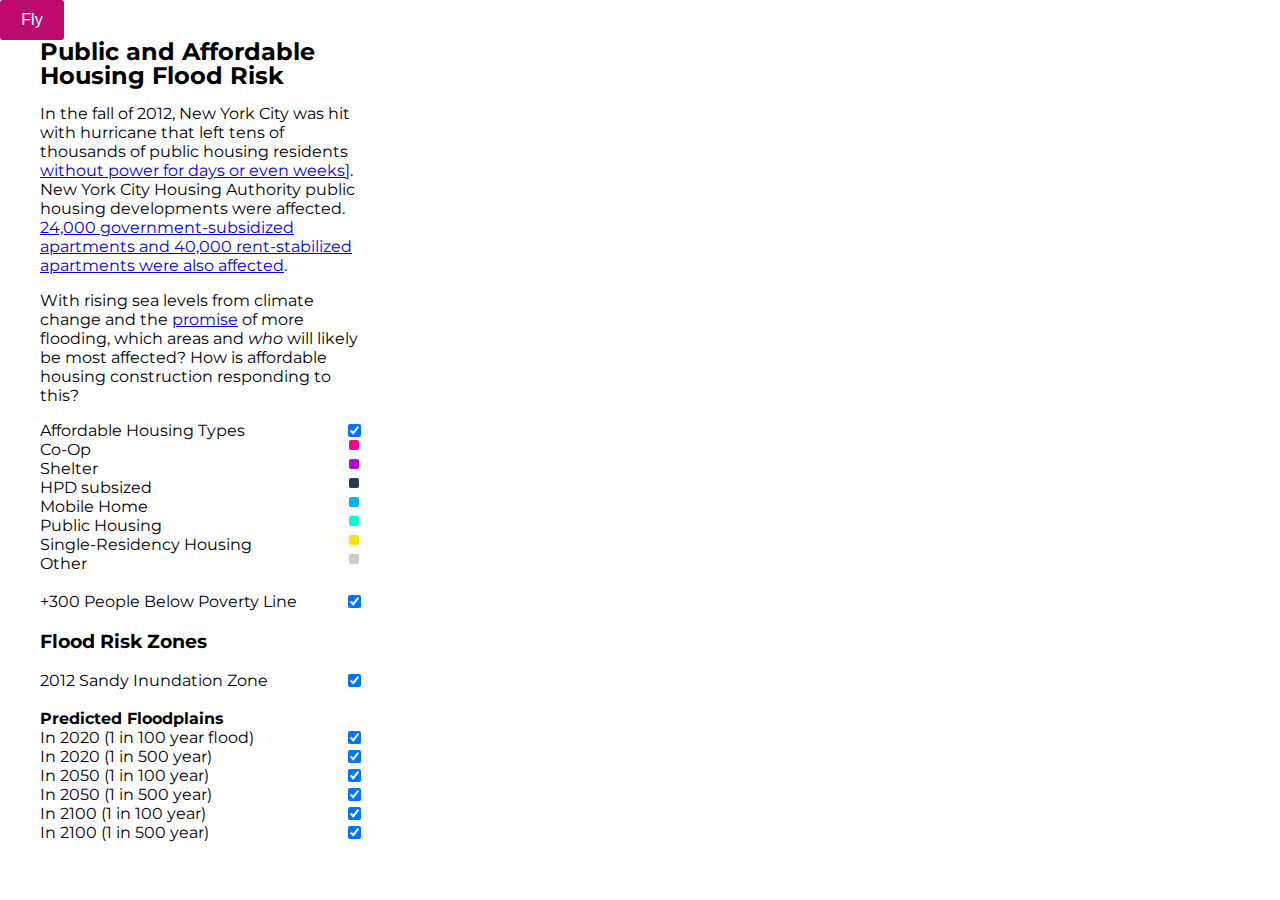
<file: index.html>
<!-- This is to indicate we have an HTML document -->
<!DOCTYPE html>

<!-- All our code goes within this tag-->
<html>

<!-- All the metadata and packages/tools we'll use go in here-->
<head>

<!-- The charset attribute specifies the character encoding for the HTML document.-->
<meta charset='utf-8' />

<!-- The title of your page, which will appear in the browser tab -->
<title>NYC Housing Flood Risk</title>

<!-- The size of the viewport vs the rendered page -->
<meta name='viewport' content='initial-scale=1,maximum-scale=1,user-scalable=no' />

<!-- We are going to call the Mapbox GL javascript library, which will allow us to use its functionality -->
<script src='https://api.mapbox.com/mapbox-gl-js/v2.9.2/mapbox-gl.js'></script>

<!-- Alongside this, we are going to bring in the Mapbox GL stylesheet -->
<link href='https://api.mapbox.com/mapbox-gl-js/v2.9.2/mapbox-gl.css' rel='stylesheet' />

<link href='style.css' rel='stylesheet' />

<!-- This allows us to bring in new fonts -->
<link href='https://fonts.googleapis.com/css2?family=Montserrat&display=swap' rel='stylesheet'>
</head>

<!-- The body contains the actual content of a page -->
<body>

<!-- The 'div' tag delineates a 'division' or section of the HTML page.-->
  <div id='map'></div>
	<div class='map-overlay'>
  	<div class='map-overlay-inner'>
  	<h2>Public and Affordable Housing Flood Risk</h2>
    <p>In the fall of 2012, New York City was hit with hurricane that left tens of thousands of public housing residents <a href = 'https://www1.nyc.gov/site/nycha/about/press/pr-2012/nycha-has-restored-power-to-buildings-affected-by-hurricane-sandy.page'>without power for days or even weeks]</a>. New York City Housing Authority public housing developments were affected. <a href='https://furmancenter.org/files/publications/SandysEffectsOnHousingInNYC.pdf'>24,000 government-subsidized apartments and 40,000 rent-stabilized apartments were also affected</a>.</p>

    <p>With rising sea levels from climate change and the <a href='https://www.nytimes.com/2017/04/18/magazine/when-rising-seas-transform-risk-into-certainty.html'>promise</a> of more flooding, which areas and <i>who</i> will likely be most affected? How is affordable housing construction responding to this? </p>

      <div id='menu'>
          <!-- <h3>Housing Type</h3> -->
          <label class='check-container'>
              Affordable Housing Types
              <input id='affHousing' type='checkbox' name='viz-toggle' checked='checked'>
          </label>
          <label class='check-container'>Co-Op
              <span class="legend-key" style='background:#ff0090'></span>
          </label>
          <label class='check-container'>Shelter
              <span class="legend-key" style='background:#B308D5'></span>
          </label>
          <label class='check-container'>HPD subsized
              <span class="legend-key" style='background:#223b53'></span>
          </label>
          <label class='check-container'>Mobile Home
              <span class="legend-key" style='background:#00B2FF'></span>
          </label>
          <label class='check-container'>Public Housing
              <span class="legend-key" style='background:#00FFD4'></span>
          </label>
          <label class='check-container'>Single-Residency Housing
              <span class="legend-key" style='background:#FFDE0B'></span>
          </label>
          <label class='check-container'>Other
              <span class="legend-key" style='background:#CCC'></span>
          </label>

      <br>
          <!-- <h3>Race and Socioeconomic Status</h3> -->
          <label class='check-container'>
              +300 People Below Poverty Line
              <input id='povertyLevel' type='checkbox' name='viz-toggle' checked='checked'>
          </label>
          <h3>Flood Risk Zones</h3>
          <label class='check-container'>
              2012 Sandy Inundation Zone
              <input id='floodZones' type='checkbox' name='viz-toggle' checked='checked'>
          </label>
          <br>
          <b>Predicted Floodplains</b>
          <label class='check-container'>
              In 2020 (1 in 100 year flood)
              <input id='f20_100' type='checkbox' name='viz-toggle' checked='checked'>
          </label>
          <label class='check-container'>
              In 2020 (1 in 500 year)
              <input id='f20_500' type='checkbox' name='viz-toggle' checked='checked'>
          </label>
          <label class='check-container'>
              In 2050 (1 in 100 year)
              <input id='f50_100' type='checkbox' name='viz-toggle' checked='checked'>
          </label>
          <label class='check-container'>
              In 2050 (1 in 500 year)
              <input id='f50_500' type='checkbox' name='viz-toggle' checked='checked'>
          </label>
          <label class='check-container'>
              In 2100 (1 in 100 year)
              <input id='f100_100' type='checkbox' name='viz-toggle' checked='checked'>
          </label>
          <label class='check-container'>
              In 2100 (1 in 500 year)
              <input id='f100_500' type='checkbox' name='viz-toggle' checked='checked'>
          </label>

        <!-- <label class='check-container'>
            NYCHA Buildings
            <input id='nychaBuildings' type='checkbox' name='viz-toggle' checked='checked'>
        </label> -->

      </div>

  	</div>


	</div>
  <button id="fly">Fly</button>
  <script>
  // You'll be inserting your JS code to initialize your map here
  mapboxgl.accessToken = 'pk.eyJ1IjoibWVhZG93eXQiLCJhIjoiY2w1aGxxeXllMGFtMDNqczljMWU2Z3UzMCJ9.JL8MJiBJg_cRjS7gJ88gmg';
  const map = new mapboxgl.Map({
    container: 'map', // container id
    style: 'mapbox://styles/iamwfx/cl9519asg003414pl56w7ov95', // replace this with your style URL
    center: [-73.935242, 40.730610], // The convention for coordinates is  typically [long, lat]
    zoom: 13,
    // maxZoom: 22,
    minZoom: 12

  });

    map.on('load',function(){
      // Give your layer's source a nickname you'll remember easily.

      map.addSource('affordableHousingLayer',{
        'type':'vector',
        'url': 'mapbox://iamwfx.ab4g098q'
      });

      map.addSource('sandyLayer',{
        'type':'vector',
        'url': 'mapbox://iamwfx.bpjzmy2b'
      });

      map.addSource('censusLayer',{
        'type':'vector',
        'url': 'mapbox://iamwfx.6nowkujs'
      });

      map.addSource('nychaLayer',{
        'type':'vector',
        'url': 'mapbox://iamwfx.28ut4nij'
      });

      // Flood plains
      map.addSource('FutureFloodplains_2020_100yr',{
        'type':'vector',
        'url': 'mapbox://iamwfx.bbchggzx'
      });

      map.addSource('FutureFloodplains_2020_500yr',{
        'type':'vector',
        'url': 'mapbox://iamwfx.05ogder8'
      });

      map.addSource('FutureFloodplains_2050_100yr',{
        'type':'vector',
        'url': 'mapbox://iamwfx.crrx4301'
      });

      map.addSource('FutureFloodplains_2050_500yr',{
        'type':'vector',
        'url': 'mapbox://iamwfx.4ydk0450'
      });
      map.addSource('FutureFloodplains_2100_100yr',{
        'type':'vector',
        'url': 'mapbox://iamwfx.dxjuiivg'
      });

      map.addSource('FutureFloodplains_2100_500yr',{
        'type':'vector',
        'url': 'mapbox://iamwfx.8thgevrt'
      });


      map.addLayer({
        'id':'povertyLevel',
        'type':'fill',
        'source':'censusLayer',
        'source-layer':'nyc_blck_grp_2020_wcensus_dro-4db43i',
        'paint':{
        'fill-color':'#f5ef42',
          'fill-opacity':
           [
          'step',
            ['get','AMR5E002'],
            0,300,.8
            // .3,.9

            ]
          }
        });

      map.addLayer({
        'id':'affHousing',
        'type':'line',
        'source':'affordableHousingLayer',
        'source-layer':'PLUTO_HOUS_TYPE_MASTER_Featu-7b5u7f',
        'paint':{
          'line-color':[
            'match',
            ['get', 'hous_type'],
            'coop',
            '#ff0090',
            'homeless',
            '#B308D5',
            'hpd_sub',
            '#223b53',
            'mob_home',
            '#00B2FF',
            'pub_hou',
            '#00FFD4',
            'sro',
            '#FFDE0B',
            /* other */ '#ccc'
          ],
          'line-opacity': 1,
          'line-width': [
            'interpolate',
            ['linear'],['zoom'], 13, 2, 18, 10
          ]
        }
      });

      //
      // map.addLayer({
      //   'id':'nychaBuildings',
      //   'type':'fill',
      //   'source':'nychaLayer',
      //   'source-layer':'Map_of_NYCHA_Developments-7i6vok',
      //   'paint':{
      //     'fill-color':'red',
      //     'fill-opacity': 0.5
      //   }
      // });


      map.addLayer({
        'id':'floodZones',
        'type':'fill',
        'source':'sandyLayer',
        'source-layer':'Sandy_Inundation_Zone-4qcajo',
        'paint':{
          'fill-color':'#00158f',
          'fill-opacity': 0.3
        }
      });

      map.addLayer({
        'id':'f20_100',
        'type':'fill',
        'source':'FutureFloodplains_2020_100yr',
        'source-layer':'FutureFloodplains_2020_100yr-du18hr',
        'paint':{
          'fill-color':'#00158f',
          'fill-opacity': 0.3
        }
      });
      map.addLayer({
        'id':'f20_500',
        'type':'fill',
        'source':'FutureFloodplains_2020_500yr',
        'source-layer':'FutureFloodplains_2020_500yr-0x77x0',
        'paint':{
          'fill-color':'#00158f',
          'fill-opacity': 0.3
        }
      });
      map.addLayer({
        'id':'f50_100',
        'type':'fill',
        'source':'FutureFloodplains_2050_100yr',
        'source-layer':'FutureFloodplains_2050_100yr-6nepei',
        'paint':{
          'fill-color':'#00158f',
          'fill-opacity': 0.3
        }
      });
      map.addLayer({
        'id':'f50_500',
        'type':'fill',
        'source':'FutureFloodplains_2050_500yr',
        'source-layer':'FutureFloodplains_2050_500yr-a4444h',
        'paint':{
          'fill-color':'#00158f',
          'fill-opacity': 0.3
        }
      });
      map.addLayer({
        'id':'f100_100',
        'type':'fill',
        'source':'FutureFloodplains_2100_100yr',
        'source-layer':'FutureFloodplains_2100_100yr-cqwfrw',
        'paint':{
          'fill-color':'#00158f',
          'fill-opacity': 0.3
        }
      });
      map.addLayer({
        'id':'f100_500',
        'type':'fill',
        'source':'FutureFloodplains_2100_500yr',
        'source-layer':'FutureFloodplains_2100_500yr-27ghpw',
        'paint':{
          'fill-color':'#00158f',
          'fill-opacity': 0.3
        }
      });

  // Explicitly set the visibility of each to be on or off.
  // There are probably easier ways to do this../
 
    map.setLayoutProperty('floodZones',"visibility", "visible");
    map.setLayoutProperty('povertyLevel',"visibility", "visible");
    // map.setLayoutProperty('nychaBuildings',"visibility", "visible");
    map.setLayoutProperty('f20_100',"visibility", "visible");
    map.setLayoutProperty('f20_500',"visibility", "visible");
    map.setLayoutProperty('f50_100',"visibility", "visible");
    map.setLayoutProperty('f50_500',"visibility", "visible");
    map.setLayoutProperty('f100_100',"visibility", "visible");
    map.setLayoutProperty('f100_500',"visibility", "visible");

    map.setLayoutProperty('affHousing',"visibility", "visible");

    var layerList = document.getElementById("menu");
    var checkboxes = layerList.getElementsByTagName("input");


    function switchLayer(layer) {
      var clickedLayersLabel = layer.target.id; // get the label of the layer cluster
      var clickedLayers = eval(clickedLayersLabel); // create the variable from the label using the eval function

      var visibility = map.getLayoutProperty(clickedLayersLabel, "visibility"); // check whether the cluster of layers is visible by checking the first entry
      if (visibility === "visible") {
        map.setLayoutProperty(clickedLayersLabel, "visibility", "none")
      } else {
        map.setLayoutProperty(clickedLayersLabel, "visibility", "visible")
      }
    }

    for (var i = 0; i < checkboxes.length; i++) {
      // layerLabel  = checkboxes[i].id;
      checkboxes[i].onclick = switchLayer;
    }

    const popup = new mapboxgl.Popup({
      closeButton: false,
      closeOnClick: false
    });

    map.on('mouseenter','affHousing',function(e){
      const coordinates = e.features[0].geometry.coordinates.slice();

      // Here's that function that does the transformation
      function emptyToYesNo(val){
        if (val == null || val == undefined || val == " "){
          return "No"} else {return "Yes"};
      }
      const Address = e.features[0].properties.Address;
      const BBL = e.features[0].properties.BBL;
      const Council = e.features[0].properties.Council;
      const P_2050_1 =emptyToYesNo(e.features[0].properties.P_2050_1); // We apply this function to our value.
      const P_2050_5 =emptyToYesNo(e.features[0].properties.P_2050_5);
      const P_2100_1 =emptyToYesNo(e.features[0].properties.P_2100_1);
      const P_2100_5 =emptyToYesNo(e.features[0].properties.P_2100_5);
      /// THERE ARE THREE MORE VARIABLES MISSING!
      /// FILL IN THE REST

      var description = '<h4> ' +Address+'<br>'+
                  'BBL: '+BBL+'<br>'+
                  'City Council District: '+Council+ '</h4>'+
                  '<p> In 2050 1 in 100yr Floodplain?: '+ P_2050_1 + '<br>' + 'In 2050 1 in 500yr Floodplain?: '+P_2050_5 +'<br>'+
                  'In 2100 1 in 100yr Floodplain?: '+P_2100_1 +'<br>'+
                  'In 2100 1 in 500yr Floodplain?: '+P_2100_5 +'</p>'
      popup.setLngLat(coordinates[0][0]).setHTML(description).addTo(map);
      map.on('mouseleave', 'affHousing', function() {
      map.getCanvas().style.cursor = '';
      popup.remove();
      });
    })

    document.getElementById('fly').addEventListener('click', () => {
      // Fly to a random location
      map.flyTo({
        center: [-73.935242, 40.730610], // The convention for coordinates is  typically [long, lat]
        pitch: 60,
        bearing: -60,
        zoom: 16,
        essential: true
      });
    });

  });


    // Within a script, you comment using two backslashes.
    </script>
</body>

</html>
</file>
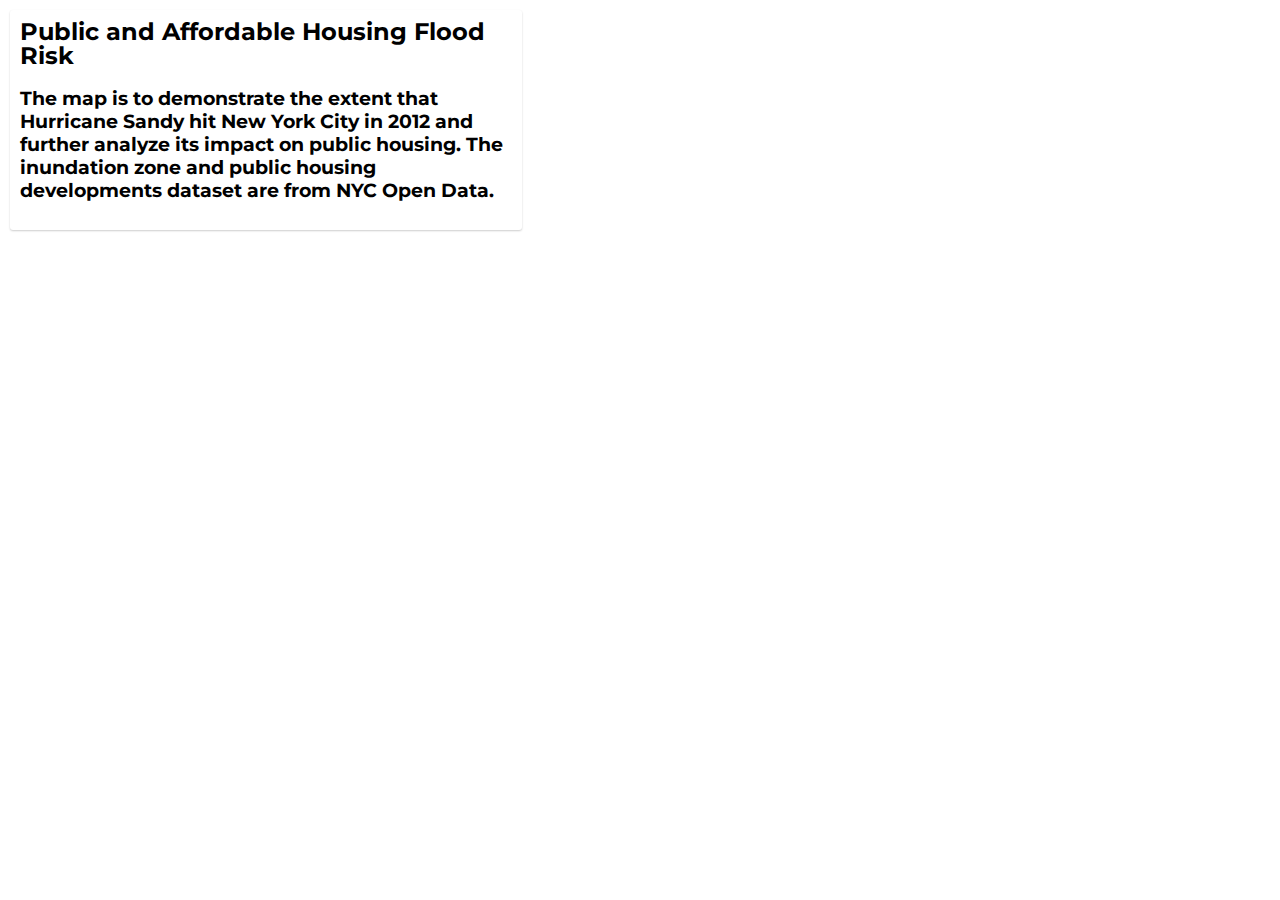
<file: Lab7/index.html>
<!-- This is to indicate we have an HTML document -->
<!DOCTYPE html>

<!-- All our code goes within this tag-->
<html>

<!-- All the metadata and packages/tools we'll use go in here-->
<head>

<!-- The charset attribute specifies the character encoding for the HTML document.-->
<meta charset="utf-8" />

<!-- The title of your page, which will appear in the browser tab -->
<title>NYC Housing Flood Risk</title>  

<!-- The size of the viewport vs the rendered page -->
<meta name="viewport" content="initial-scale=1,maximum-scale=1,user-scalable=no" />

<!-- We are going to call the Mapbox GL javascript library, which will allow us to use its functionality -->
<script src='https://api.mapbox.com/mapbox-gl-js/v2.9.2/mapbox-gl.js'></script>

<!-- Alongside this, we are going to bring in the Mapbox GL stylesheet -->
<link href='https://api.mapbox.com/mapbox-gl-js/v2.9.2/mapbox-gl.css' rel='stylesheet' />

<!-- You'll be creating this file in a bit -->
<link href='style.css' rel='stylesheet' />

<!-- This allows us to bring in new fonts -->
<link href="https://fonts.googleapis.com/css2?family=Montserrat&display=swap" rel="stylesheet">
</head>

<!-- The body contains the actual content of a page -->
<body>

<!-- The "div" tag delineates a "division" or section of the HTML page.-->
  <div id="map">
  </div>


  	<div class="map-overlay top">
  	<div class="map-overlay-inner">
  	<h2>Public and Affordable Housing Flood Risk</h2>
    <h3> The map is to demonstrate the extent that Hurricane Sandy hit New York City in 2012 and further analyze its impact on public housing. The inundation zone and public housing developments dataset are from NYC Open Data. </h3>
  	</div>
  	</div>

<script>
// You'll be inserting your JS code to initialize your map here
mapboxgl.accessToken = 'pk.eyJ1IjoibWVhZG93eXQiLCJhIjoiY2w1aGxxeXllMGFtMDNqczljMWU2Z3UzMCJ9.JL8MJiBJg_cRjS7gJ88gmg'
const map = new mapboxgl.Map({
  container: 'map', // container id
  style: 'mapbox://styles/meadowyt/cl932zh2n00fr14mxxs85bop0', // replace this with your style URL
  center: [-73.935242, 40.730610], // The convention for coordinates is  typically [long, lat]
  zoom: 12,
  minZoom: 12
});

map.on('load',function(){
  // Give your layer's source a nickname you'll remember easily. I've called my source `sandy_layer`.
  map.addSource('housing_layer',{
    'type':'vector',
    'url': 'mapbox://meadowyt.1t3z6550'
  });
  // add a new layer with your polygons
  map.addLayer({
    'id':'NYCHA Developments',
    'type':'fill',
    'source':'housing_layer',
    'source-layer':'Map_of_NYCHA_Developments-0suijc',
    'paint':{
      'fill-color':'#B92B01',
      'fill-opacity': 0.5
    }
  })
});

map.on('load',function(){
  // Give your layer's source a nickname you'll remember easily. I've called my source `sandy_layer`.
  map.addSource('sandy_layer',{
    'type':'vector',
    'url': 'mapbox://meadowyt.atbsafs3'
  });
  // add a new layer with your polygons
  map.addLayer({
    'id':'flood_zones',
    'type':'fill',
    'source':'sandy_layer',
    'source-layer':'Sandy_Inundation_Zone-58nn2d',
    'paint':{
      'fill-color':'#00158f',
      'fill-opacity': 0.5
    }
  })
});
// Within a script, you comment using two backslashes.
</script>

</body>

</html>
</file>
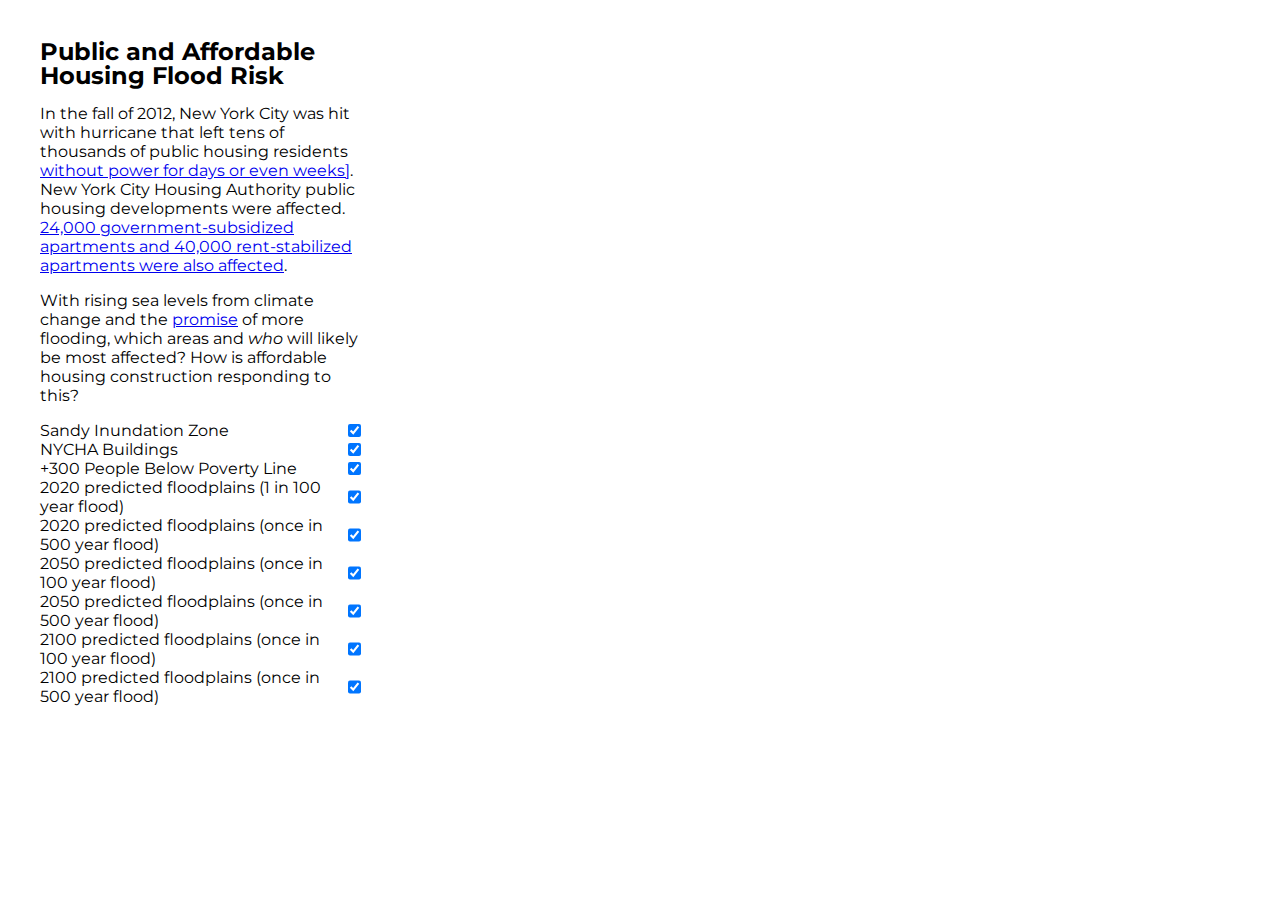
<file: Lab8/index.html>
<!-- This is to indicate we have an HTML document -->
<!DOCTYPE html>

<!-- All our code goes within this tag-->
<html>

<!-- All the metadata and packages/tools we'll use go in here-->
<head>

<!-- The charset attribute specifies the character encoding for the HTML document.-->
<meta charset="utf-8" />

<!-- The title of your page, which will appear in the browser tab -->
<title>NYC Housing Flood Risk</title>

<!-- The size of the viewport vs the rendered page -->
<meta name="viewport" content="initial-scale=1,maximum-scale=1,user-scalable=no" />

<!-- We are going to call the Mapbox GL javascript library, which will allow us to use its functionality -->
<script src='https://api.mapbox.com/mapbox-gl-js/v2.9.2/mapbox-gl.js'></script>

<!-- Alongside this, we are going to bring in the Mapbox GL stylesheet -->
<link href='https://api.mapbox.com/mapbox-gl-js/v2.9.2/mapbox-gl.css' rel='stylesheet' />

<link href='style.css' rel='stylesheet' />

<!-- This allows us to bring in new fonts -->
<link href="https://fonts.googleapis.com/css2?family=Montserrat&display=swap" rel="stylesheet">
</head>

<!-- The body contains the actual content of a page -->
<body>

<!-- The "div" tag delineates a "division" or section of the HTML page.-->
  <div id="map"></div>
	<div class="map-overlay">
	<div class="map-overlay-inner">
	<h2>Public and Affordable Housing Flood Risk</h2>
  <p>In the fall of 2012, New York City was hit with hurricane that left tens of thousands of public housing residents <a href = "https://www1.nyc.gov/site/nycha/about/press/pr-2012/nycha-has-restored-power-to-buildings-affected-by-hurricane-sandy.page">without power for days or even weeks]</a>. New York City Housing Authority public housing developments were affected. <a href="https://furmancenter.org/files/publications/SandysEffectsOnHousingInNYC.pdf">24,000 government-subsidized apartments and 40,000 rent-stabilized apartments were also affected</a>.</p>

  <p>With rising sea levels from climate change and the <a href="https://www.nytimes.com/2017/04/18/magazine/when-rising-seas-transform-risk-into-certainty.html">promise</a> of more flooding, which areas and <i>who</i> will likely be most affected? How is affordable housing construction responding to this? </p>

  <div id='menu'>
    <label class='check-container'>
        Sandy Inundation Zone
        <input id='floodZones' type='checkbox' name='viz-toggle' checked='checked'>
    </label>

    <label class='check-container'>
        NYCHA Buildings
        <input id='nychaBuildings' type='checkbox' name='viz-toggle' checked='checked'>
    </label>

    <label class='check-container'>
        +300 People Below Poverty Line
        <input id='povertyLevel' type='checkbox' name='viz-toggle' checked='checked'>
    </label>

    <label class='check-container'>
        2020 predicted floodplains (1 in 100 year flood)
        <input id='Flood2020OneHundred' type='checkbox' name='viz-toggle' checked='checked'>
    </label>

    <label class='check-container'>
        2020 predicted floodplains (once in 500 year flood)
        <input id='Flood2020FiveHundred' type='checkbox' name='viz-toggle' checked='checked'>
    </label>

    <label class='check-container'>
        2050 predicted floodplains (once in 100 year flood)
        <input id='Flood2050OneHundred' type='checkbox' name='viz-toggle' checked='checked'>
    </label>

    <label class='check-container'>
        2050 predicted floodplains (once in 500 year flood)
        <input id='Flood2050FiveHundred' type='checkbox' name='viz-toggle' checked='checked'>
    </label>

    <label class='check-container'>
        2100 predicted floodplains (once in 100 year flood)
        <input id='Flood2100OneHundred' type='checkbox' name='viz-toggle' checked='checked'>
    </label>

    <label class='check-container'>
        2100 predicted floodplains (once in 500 year flood)
        <input id='Flood2100FiveHundred' type='checkbox' name='viz-toggle' checked='checked'>
    </label>
  </div>

	</div>

	</div>
  <script>
  // You'll be inserting your JS code to initialize your map here
  mapboxgl.accessToken = 'pk.eyJ1IjoibWVhZG93eXQiLCJhIjoiY2w1aGxxeXllMGFtMDNqczljMWU2Z3UzMCJ9.JL8MJiBJg_cRjS7gJ88gmg';
  const map = new mapboxgl.Map({
    container: 'map', // container id
    style: 'mapbox://styles/iamwfx/cl9519asg003414pl56w7ov95', // replace this with your style URL
    center: [-73.935242, 40.730610], // The convention for coordinates is  typically [long, lat]
    zoom: 13,
    // maxZoom: 22,
    // minZoom: 12
  });

  map.on('load',function(){
    // Give your layer's source a nickname you'll remember easily.

    map.addSource('censusLayer',{
      'type':'vector',
      'url': 'mapbox://iamwfx.6nowkujs'
    });  

    map.addSource('sandyLayer',{
      'type':'vector',
      'url': 'mapbox://iamwfx.bpjzmy2b'
    });

    map.addSource('nychaLayer',{
      'type':'vector',
      'url': 'mapbox://iamwfx.28ut4nij'
    });

    map.addSource('Flood2020OneLayer',{
      'type':'vector',
      'url': 'mapbox://iamwfx.bbchggzx'
    }); 

    map.addSource('Flood2020FiveLayer',{
      'type':'vector',
      'url': 'mapbox://iamwfx.05ogder8'
    }); 

    map.addSource('Flood2050OneLayer',{
      'type':'vector',
      'url': 'mapbox://iamwfx.crrx4301'
    }); 

    map.addSource('Flood2050FiveLayer',{
      'type':'vector',
      'url': 'mapbox://iamwfx.4ydk0450'
    }); 

    map.addSource('Flood2100OneLayer',{
      'type':'vector',
      'url': 'mapbox://iamwfx.dxjuiivg'
    }); 

    map.addSource('Flood2100FiveLayer',{
      'type':'vector',
      'url': 'mapbox://iamwfx.8thgevrt'
    }); 

    // add a new layer with your polygons

    map.addLayer({
      'id':'povertyLevel',
      'type':'fill',
      'source':'censusLayer',
      'source-layer':'nyc_blck_grp_2020_wcensus_dro-4db43i',
      'paint':{
        'fill-color':[
        'step',
        ['get','AMR5E002'],
        '#edf8e9',
        300,
        '#f5ef42'
        ],

        'fill-opacity': [
        'step',
        ['get', 'AMR5E002'],
        0,
        300,
        0.9
        ],
      }
    });
    
    map.addLayer({
      'id':'nychaBuildings',
      'type':'fill',
      'source':'nychaLayer',
      'source-layer':'Map_of_NYCHA_Developments-7i6vok',
      'paint':{
        'fill-color':'red',
        'fill-opacity': 0.5
      }
    });

    map.addLayer({
      'id':'floodZones',
      'type':'fill',
      'source':'sandyLayer',
      'source-layer':'Sandy_Inundation_Zone-4qcajo',
      'paint':{
        'fill-color':'#00158f',
        'fill-opacity': 0.5
      }
    });

    map.addLayer({
      'id':'Flood2020OneHundred',
      'type':'fill',
      'source':'Flood2020OneLayer',
      'source-layer':'FutureFloodplains_2020_100yr-du18hr',
      'paint':{
        'fill-color':'#003b7a',
        'fill-opacity': 0.5
      }
    });

    map.addLayer({
      'id':'Flood2020FiveHundred',
      'type':'fill',
      'source':'Flood2020FiveLayer',
      'source-layer':'FutureFloodplains_2020_500yr-0x77x0',
      'paint':{
        'fill-color':'#003b7a',
        'fill-opacity': 0.5
      }
    });

    map.addLayer({
      'id':'Flood2050OneHundred',
      'type':'fill',
      'source':'Flood2050OneLayer',
      'source-layer':'FutureFloodplains_2050_100yr-6nepei',
      'paint':{
        'fill-color':'#012d7d',
        'fill-opacity': 0.5
      }
    });

    map.addLayer({
      'id':'Flood2050FiveHundred',
      'type':'fill',
      'source':'Flood2050FiveLayer',
      'source-layer':'FutureFloodplains_2050_500yr-a4444h',
      'paint':{
        'fill-color':'#012d7d',
        'fill-opacity': 0.5
      }
    });

    map.addLayer({
      'id':'Flood2100OneHundred',
      'type':'fill',
      'source':'Flood2100OneLayer',
      'source-layer':'FutureFloodplains_2100_100yr-cqwfrw',
      'paint':{
        'fill-color':'#001b7a',
        'fill-opacity': 0.5
      }
    });

    map.addLayer({
      'id':'Flood2100FiveHundred',
      'type':'fill',
      'source':'Flood2100FiveLayer',
      'source-layer':'FutureFloodplains_2100_500yr-27ghpw',
      'paint':{
        'fill-color':'#001b7a',
        'fill-opacity': 0.5
      }
    });


    map.setLayoutProperty('floodZones',"visibility", "visible");
    map.setLayoutProperty('povertyLevel',"visibility", "visible");
    map.setLayoutProperty('nychaBuildings',"visibility", "visible");
    map.setLayoutProperty('Flood2020OneHundred',"visibility", "visible");
    map.setLayoutProperty('Flood2020FiveHundred',"visibility", "visible");
    map.setLayoutProperty('Flood2050OneHundred',"visibility", "visible");
    map.setLayoutProperty('Flood2050FiveHundred',"visibility", "visible");
    map.setLayoutProperty('Flood2100OneHundred',"visibility", "visible");
    map.setLayoutProperty('Flood2100FiveHundred',"visibility", "visible");
    var layerList = document.getElementById("menu");
    var checkboxes = layerList.getElementsByTagName("input");
    function switchLayer(layer) {
      var clickedLayersLabel = layer.target.id; // get the label of the layer cluster
      var clickedLayers = eval(clickedLayersLabel); // create the variable from the label using the eval function
      var visibility = map.getLayoutProperty(clickedLayersLabel, "visibility"); // check whether the cluster of layers is visible by checking the first entry
      if (visibility === "visible") {
        map.setLayoutProperty(clickedLayersLabel, "visibility", "none")
      } else {
        map.setLayoutProperty(clickedLayersLabel, "visibility", "visible")
      }
    }
    for (var i = 0; i < checkboxes.length; i++) {
      checkboxes[i].onclick = switchLayer;
    }
  });
  // Within a script, you comment using two backslashes.
  </script>

</body>

</html>
</file>
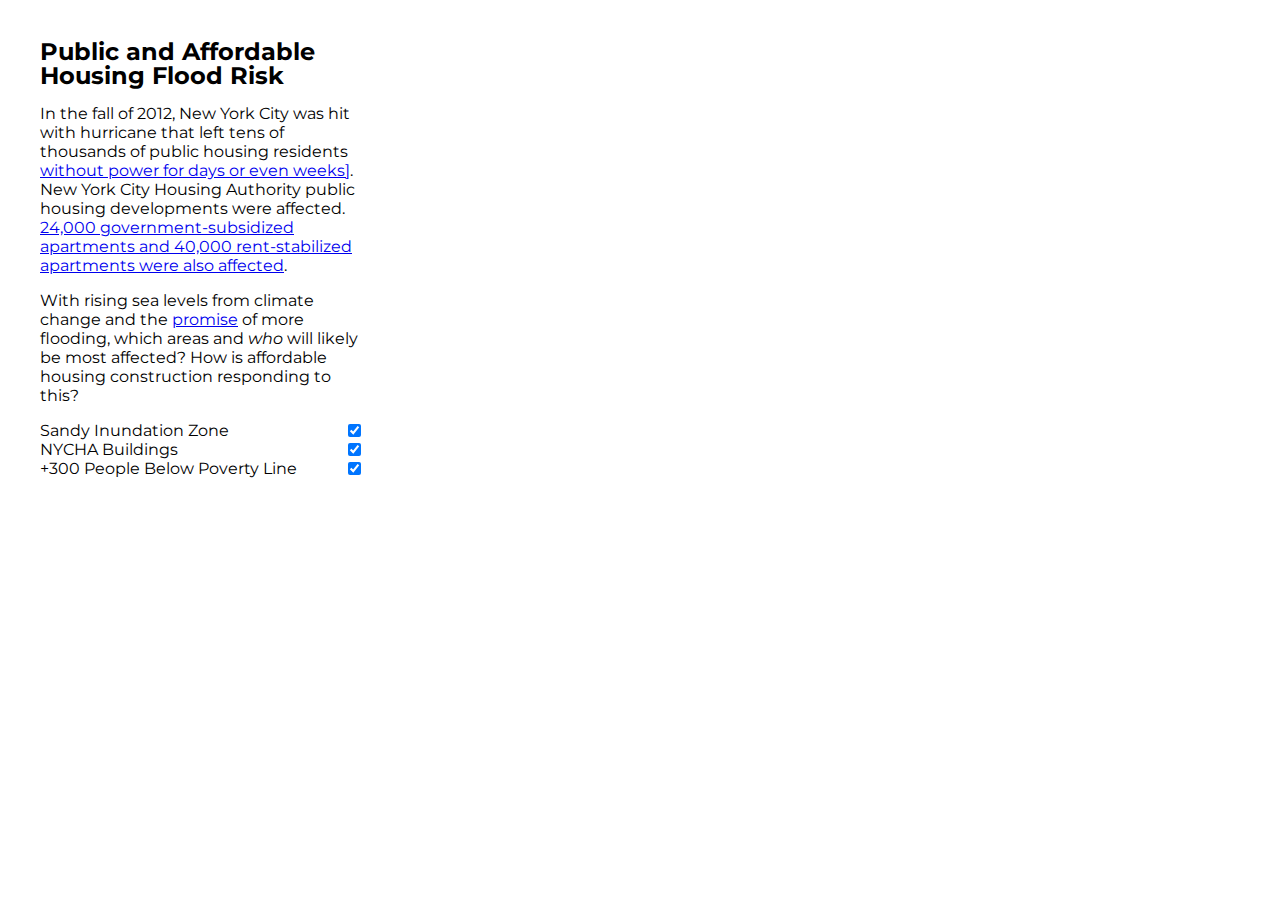
<file: Lab8/index_Backup.html>
<!-- This is to indicate we have an HTML document -->
<!DOCTYPE html>

<!-- All our code goes within this tag-->
<html>

<!-- All the metadata and packages/tools we'll use go in here-->
<head>

<!-- The charset attribute specifies the character encoding for the HTML document.-->
<meta charset="utf-8" />

<!-- The title of your page, which will appear in the browser tab -->
<title>NYC Housing Flood Risk</title>

<!-- The size of the viewport vs the rendered page -->
<meta name="viewport" content="initial-scale=1,maximum-scale=1,user-scalable=no" />

<!-- We are going to call the Mapbox GL javascript library, which will allow us to use its functionality -->
<script src='https://api.mapbox.com/mapbox-gl-js/v2.9.2/mapbox-gl.js'></script>

<!-- Alongside this, we are going to bring in the Mapbox GL stylesheet -->
<link href='https://api.mapbox.com/mapbox-gl-js/v2.9.2/mapbox-gl.css' rel='stylesheet' />

<link href='style.css' rel='stylesheet' />

<!-- This allows us to bring in new fonts -->
<link href="https://fonts.googleapis.com/css2?family=Montserrat&display=swap" rel="stylesheet">
</head>

<!-- The body contains the actual content of a page -->
<body>

<!-- The "div" tag delineates a "division" or section of the HTML page.-->
  <div id="map"></div>
	<div class="map-overlay">
	<div class="map-overlay-inner">
	<h2>Public and Affordable Housing Flood Risk</h2>
  <p>In the fall of 2012, New York City was hit with hurricane that left tens of thousands of public housing residents <a href = "https://www1.nyc.gov/site/nycha/about/press/pr-2012/nycha-has-restored-power-to-buildings-affected-by-hurricane-sandy.page">without power for days or even weeks]</a>. New York City Housing Authority public housing developments were affected. <a href="https://furmancenter.org/files/publications/SandysEffectsOnHousingInNYC.pdf">24,000 government-subsidized apartments and 40,000 rent-stabilized apartments were also affected</a>.</p>

  <p>With rising sea levels from climate change and the <a href="https://www.nytimes.com/2017/04/18/magazine/when-rising-seas-transform-risk-into-certainty.html">promise</a> of more flooding, which areas and <i>who</i> will likely be most affected? How is affordable housing construction responding to this? </p>

  <div id='menu'>
    <label class='check-container'>
        Sandy Inundation Zone
        <input id='floodZones' type='checkbox' name='viz-toggle' checked='checked'>
      </label>
    <label class='check-container'>
        NYCHA Buildings
        <input id='nychaBuildings' type='checkbox' name='viz-toggle' checked='checked'>
    </label>
    <label class='check-container'>
        +300 People Below Poverty Line
        <input id='povertyLevel' type='checkbox' name='viz-toggle' checked='checked'>
    </label>
  </div>

	</div>

	</div>
  <script>
  // You'll be inserting your JS code to initialize your map here
  mapboxgl.accessToken = 'pk.eyJ1IjoibWVhZG93eXQiLCJhIjoiY2w1aGxxeXllMGFtMDNqczljMWU2Z3UzMCJ9.JL8MJiBJg_cRjS7gJ88gmg';
  const map = new mapboxgl.Map({
    container: 'map', // container id
    style: 'mapbox://styles/iamwfx/cl9519asg003414pl56w7ov95', // replace this with your style URL
    center: [-73.935242, 40.730610], // The convention for coordinates is  typically [long, lat]
    zoom: 13,
    // maxZoom: 22,
    // minZoom: 12
  });

  map.on('load',function(){
    // Give your layer's source a nickname you'll remember easily.

    map.addSource('censusLayer',{
      'type':'vector',
      'url': 'mapbox://iamwfx.6nowkujs'
    });  

    map.addSource('sandyLayer',{
      'type':'vector',
      'url': 'mapbox://iamwfx.bpjzmy2b'
    });

    map.addSource('nychaLayer',{
      'type':'vector',
      'url': 'mapbox://iamwfx.28ut4nij'
    });

    // add a new layer with your polygons

    map.addLayer({
      'id':'povertyLevel',
      'type':'fill',
      'source':'censusLayer',
      'source-layer':'nyc_blck_grp_2020_wcensus_dro-4db43i',
      'paint':{
        'fill-color':[
        'step',
        ['get','AMR5E002'],
        '#edf8e9',
        300,
        '#f5ef42'
        ],

        'fill-opacity': [
        'step',
        ['get', 'AMR5E002'],
        0,
        300,
        0.9
        ],
      }
    });
    
    map.addLayer({
      'id':'nychaBuildings',
      'type':'fill',
      'source':'nychaLayer',
      'source-layer':'Map_of_NYCHA_Developments-7i6vok',
      'paint':{
        'fill-color':'red',
        'fill-opacity': 0.5
      }
    });

    map.addLayer({
      'id':'floodZones',
      'type':'fill',
      'source':'sandyLayer',
      'source-layer':'Sandy_Inundation_Zone-4qcajo',
      'paint':{
        'fill-color':'#00158f',
        'fill-opacity': 0.5
      }
    });
    map.setLayoutProperty('floodZones',"visibility", "visible");
    map.setLayoutProperty('povertyLevel',"visibility", "visible");
    map.setLayoutProperty('nychaBuildings',"visibility", "visible");
    var layerList = document.getElementById("menu");
    var checkboxes = layerList.getElementsByTagName("input");
    function switchLayer(layer) {
      var clickedLayersLabel = layer.target.id; // get the label of the layer cluster
      var clickedLayers = eval(clickedLayersLabel); // create the variable from the label using the eval function
      var visibility = map.getLayoutProperty(clickedLayersLabel, "visibility"); // check whether the cluster of layers is visible by checking the first entry
      if (visibility === "visible") {
        map.setLayoutProperty(clickedLayersLabel, "visibility", "none")
      } else {
        map.setLayoutProperty(clickedLayersLabel, "visibility", "visible")
      }
    }
    for (var i = 0; i < checkboxes.length; i++) {
      checkboxes[i].onclick = switchLayer;
    }
  });
  // Within a script, you comment using two backslashes.
  </script>

</body>

</html>
</file>
<file: style.css>
body { margin: 0; padding: 0; }
#map { position: absolute; top: 0; bottom: 0; width: 100%; }
#fly {
display: block;
position: absolute;
margin: 0px auto;
width: 5%;
height: 40px;
padding: 10px;
border: none;
border-radius: 3px;
font-size: 16px;
text-align: center;
color: #ffffff;
background: #BD0B70;
}
.map-overlay {
font-family: 'Montserrat', sans-serif;
/*font: 12px/20px 'Helvetica Neue', Arial, Helvetica, sans-serif;*/
position: fixed;
width: 30%;
border-radius: 3px;
background-color: #fff;
ba
/* height: 80%; */
top: 0;
left: 0;
margin: 10px;
}

.map-overlay-inner {
padding: 30px;
margin-bottom: 10px;
/* width: 20%;
height:100%; */
}

.map-overlay h2 {
line-height: 24px;
display: block;
margin: 0 0 10px;
}
.mapboxgl-popup {
max-width: 400px;
font: 12px/20px 'Montserrat Neue',sans-serif;
}

.check-container {
  display: flex;
  flex-flow: row;
  justify-content: space-between;
}
#legend {
  padding: 10px;
  box-shadow: 0 1px 2px rgba(0, 0, 0, 0.1);
  line-height: 18px;
  height: 150px;
  margin-bottom: 40px;
  width: 100px;
}

.legend-key {
  display: inline-block;
  border-radius: 20%;
  width: 10px;
  height: 10px;
  margin-right: 5px;
}
</file>
<file: Lab7/style.css>
body { margin: 0; padding: 0; }
#map { position: absolute; top: 0; bottom: 0; width: 100%; }
.map-overlay {
font-family: 'Montserrat', sans-serif;
/*font: 12px/20px 'Helvetica Neue', Arial, Helvetica, sans-serif;*/
position: absolute;
width: 40%;
top: 0;
left: 0;
padding: 10px;
}

.map-overlay .map-overlay-inner {
background-color: #fff;
box-shadow: 0 1px 2px rgba(0, 0, 0, 0.2);
border-radius: 3px;
padding: 10px;
margin-bottom: 10px;
}

.map-overlay h2 {
line-height: 24px;
display: block;
margin: 0 0 10px;
}
.mapboxgl-popup {
max-width: 400px;
font: 12px/20px 'Montserrat Neue',sans-serif;
}
</file>
<file: Lab8/style.css>
body {
  margin: 0;
  padding: 0;
}
#map {
  position: fixed;
  top: 0;
  bottom: 0;
  width: 100%; }
.map-overlay {
  font-family: 'Montserrat', sans-serif;
  position: fixed;
  width: 30%;
  top: 0;
  left: 0;
  background-color: #fff;
  border-radius: 3px;
  margin: 10px;
}

.map-overlay-inner {
  padding: 30px;
  margin-bottom: 10px;
}

.map-overlay h2 {
line-height: 24px;
display: block;
margin: 0 0 10px;
}
.mapboxgl-popup {
max-width: 400px;
font: 12px/20px 'Montserrat Neue',sans-serif;
}

.check-container {
  display: flex;
  flex-flow: row;
  justify-content: space-between;
}
</file>
